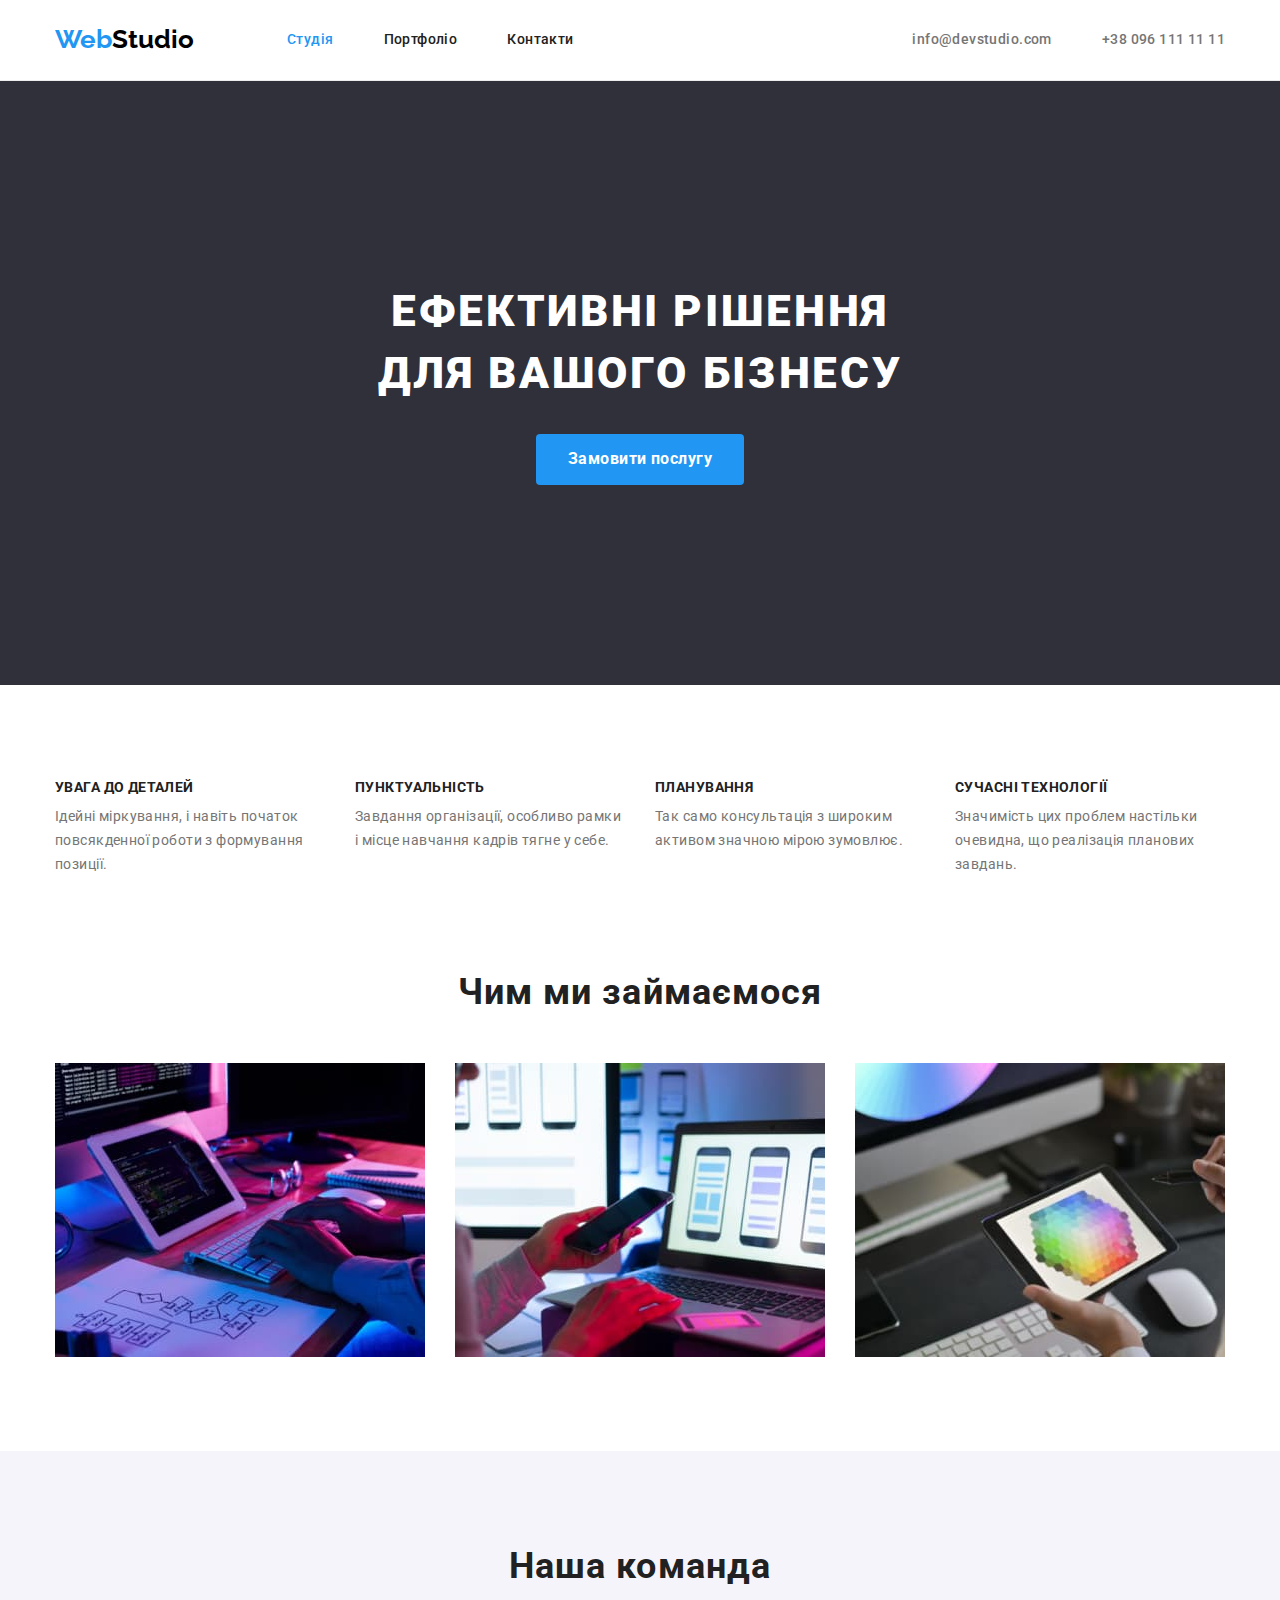
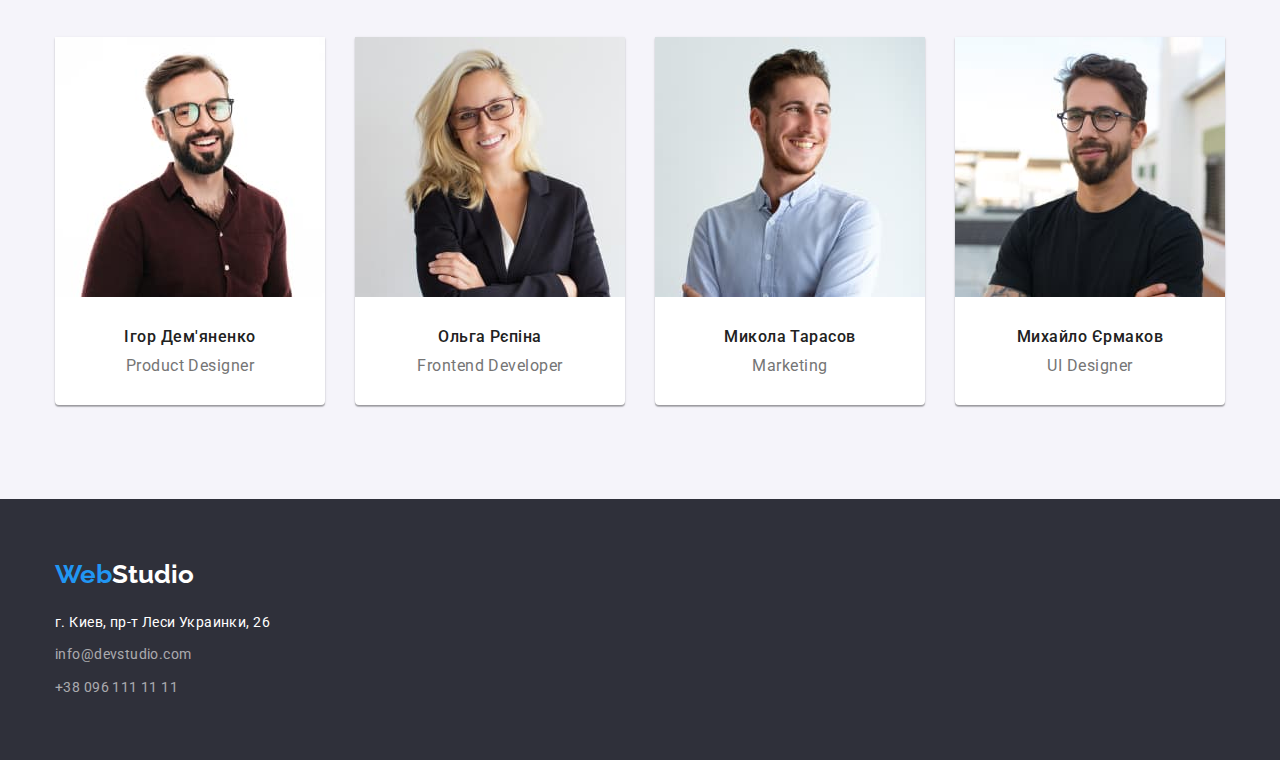
<file: index.html>
<!DOCTYPE html>
<html lang="uk">
  <head>
    <meta charset="UTF-8" />
    <meta http-equiv="X-UA-Compatible" content="IE=edge" />
    <meta name="viewport" content="width=device-width, initial-scale=1.0" />
    <title>Домашнє завдання 3</title>
    <link rel="preconnect" href="https://fonts.googleapis.com" />
    <link rel="preconnect" href="https://fonts.gstatic.com" crossorigin />
    <link
      href="https://fonts.googleapis.com/css2?family=Raleway:wght@700&family=Roboto:wght@400;500;700;900&display=swap"
      rel="stylesheet"
    />
    <link
      rel="stylesheet"
      href="https://cdnjs.cloudflare.com/ajax/libs/modern-normalize/1.1.0/modern-normalize.min.css"
    />
    <link rel="stylesheet" href="css/styles.css" />
  </head>

  <body>
    <!--Header-->
    <header class="page-header">
      <nav class="container main-nav">
        <a class="logo" href="/">
          <span class="logo-accent">Web</span>Studio
        </a>
        <ul class="site-nav list">
          <li class="list-item">
            <a class="nav-link current" href="./index.html">Студія</a>
          </li>
          <li class="list-item">
            <a class="nav-link" href="./portfolio.html">Портфоліо</a>
          </li>
          <li class="list-item">
            <a class="nav-link" href="#">Контакти</a>
          </li>
        </ul>

        <ul class="contact-nav list">
          <li class="list-item">
            <a class="nav-link" href="mailto:info@devstudio.com"
              >info@devstudio.com</a
            >
          </li>
          <li class="list-item">
            <a class="nav-link" href="tel:+380961111111">+38 096 111 11 11</a>
          </li>
        </ul>
      </nav>
    </header>

    <main>
      <!--Hero-->
      <section class="hero-section">
        <div class="container">
          <h1 class="hero-title">Ефективні рішення для вашого бізнесу</h1>
          <button class="hero-button" type="button">Замовити послугу</button>
        </div>
      </section>

      <!--Pluses-->
      <section class="section pluses-section">
        <div class="container">
          <h2 class="section-title" hidden>Переваги</h2>
          <ul class="list pluses-list">
            <li class="plus">
              <h3 class="pluses-title">УВАГА ДО ДЕТАЛЕЙ</h3>
              <p class="pluses-description">
                Ідейні міркування, і навіть початок повсякденної роботи з
                формування позиції.
              </p>
            </li>
            <li class="plus">
              <h3 class="pluses-title">ПУНКТУАЛЬНІСТЬ</h3>
              <p class="pluses-description">
                Завдання організації, особливо рамки і місце навчання кадрів
                тягне у себе.
              </p>
            </li>
            <li class="plus">
              <h3 class="pluses-title">ПЛАНУВАННЯ</h3>
              <p class="pluses-description">
                Так само консультація з широким активом значною мірою зумовлює.
              </p>
            </li>
            <li class="plus">
              <h3 class="pluses-title">СУЧАСНІ ТЕХНОЛОГІЇ</h3>
              <p class="pluses-description">
                Значимість цих проблем настільки очевидна, що реалізація
                планових завдань.
              </p>
            </li>
          </ul>
        </div>
      </section>

      <!--Services-->
      <section class="section">
        <div class="container">
          <h2 class="section-title">Чим ми займаємося</h2>
          <ul class="list list-services">
            <li class="service">
              <img
                class="img-services"
                src="./images/box-1.jpg"
                alt="Клавіатура з монітором"
                width="370"
              />
            </li>
            <li class="service">
              <img
                class="img-services"
                src="./images/box-2.jpg"
                alt="Смартфон і ноутбук"
                width="370"
              />
            </li>
            <li class="service">
              <img
                class="img-services"
                src="./images/box-3.jpg"
                alt="Планшет"
                width="370"
              />
            </li>
          </ul>
        </div>
      </section>

      <!--Team-->
      <section class="section team-section">
        <div class="container">
          <h2 class="section-title">Наша команда</h2>
          <ul class="list team-list">
            <li class="person">
              <img
                class="team-img"
                src="./images/img.jpg"
                alt="Хлопець в окулярах і коричневій сорочці"
                width="270"
              />
              <div class="team-info">
                <h3 class="team-name">Ігор Дем'яненко</h3>
                <p class="position" lang="en">Product Designer</p>
              </div>
            </li>
            <li class="person">
              <img
                class="team-img"
                src="./images/img-1.jpg"
                alt="Дівчина в окулярах"
                width="270"
              />
              <div class="team-info">
                <h3 class="team-name">Ольга Рєпіна</h3>
                <p class="position" lang="en">Frontend Developer</p>
              </div>
            </li>
            <li class="person">
              <img
                class="team-img"
                src="./images/img-2.jpg"
                alt="Хлопець в блакитній сорочці"
                width="270"
              />
              <div class="team-info">
                <h3 class="team-name">Микола Тарасов</h3>
                <p class="position" lang="en">Marketing</p>
              </div>
            </li>
            <li class="person">
              <img
                class="team-img"
                src="./images/img-3.jpg"
                alt="Хлопець в окулярах і чорній футболці"
                width="270"
              />
              <div class="team-info">
                <h3 class="team-name">Михайло Єрмаков</h3>
                <p class="position" lang="en">UI Designer</p>
              </div>
            </li>
          </ul>
        </div>
      </section>
    </main>

    <!--Футер-->
    <footer class="footer">
      <div class="container">
        <a class="logo-footer" href="/">
          <span class="logo-accent">Web</span
          ><span class="logo-white">Studio</span></a
        >
        <address>
          <ul class="list">
            <li>
              <a
                class="link-address"
                href="https://goo.gl/maps/CPtrU1FHBa2aNyZL9"
                target="_blank"
                rel="noopener noreferrer nofollow"
                >г. Киев, пр-т Леси Украинки, 26</a
              >
            </li>
            <li>
              <a class="link-email" href="mailto:info@devstudio.com" lang="en"
                >info@devstudio.com</a
              >
            </li>
            <li>
              <a class="link-phone" href="tel:+380961111111"
                >+38 096 111 11 11</a
              >
            </li>
          </ul>
        </address>
      </div>
    </footer>
  </body>
</html>
</file>
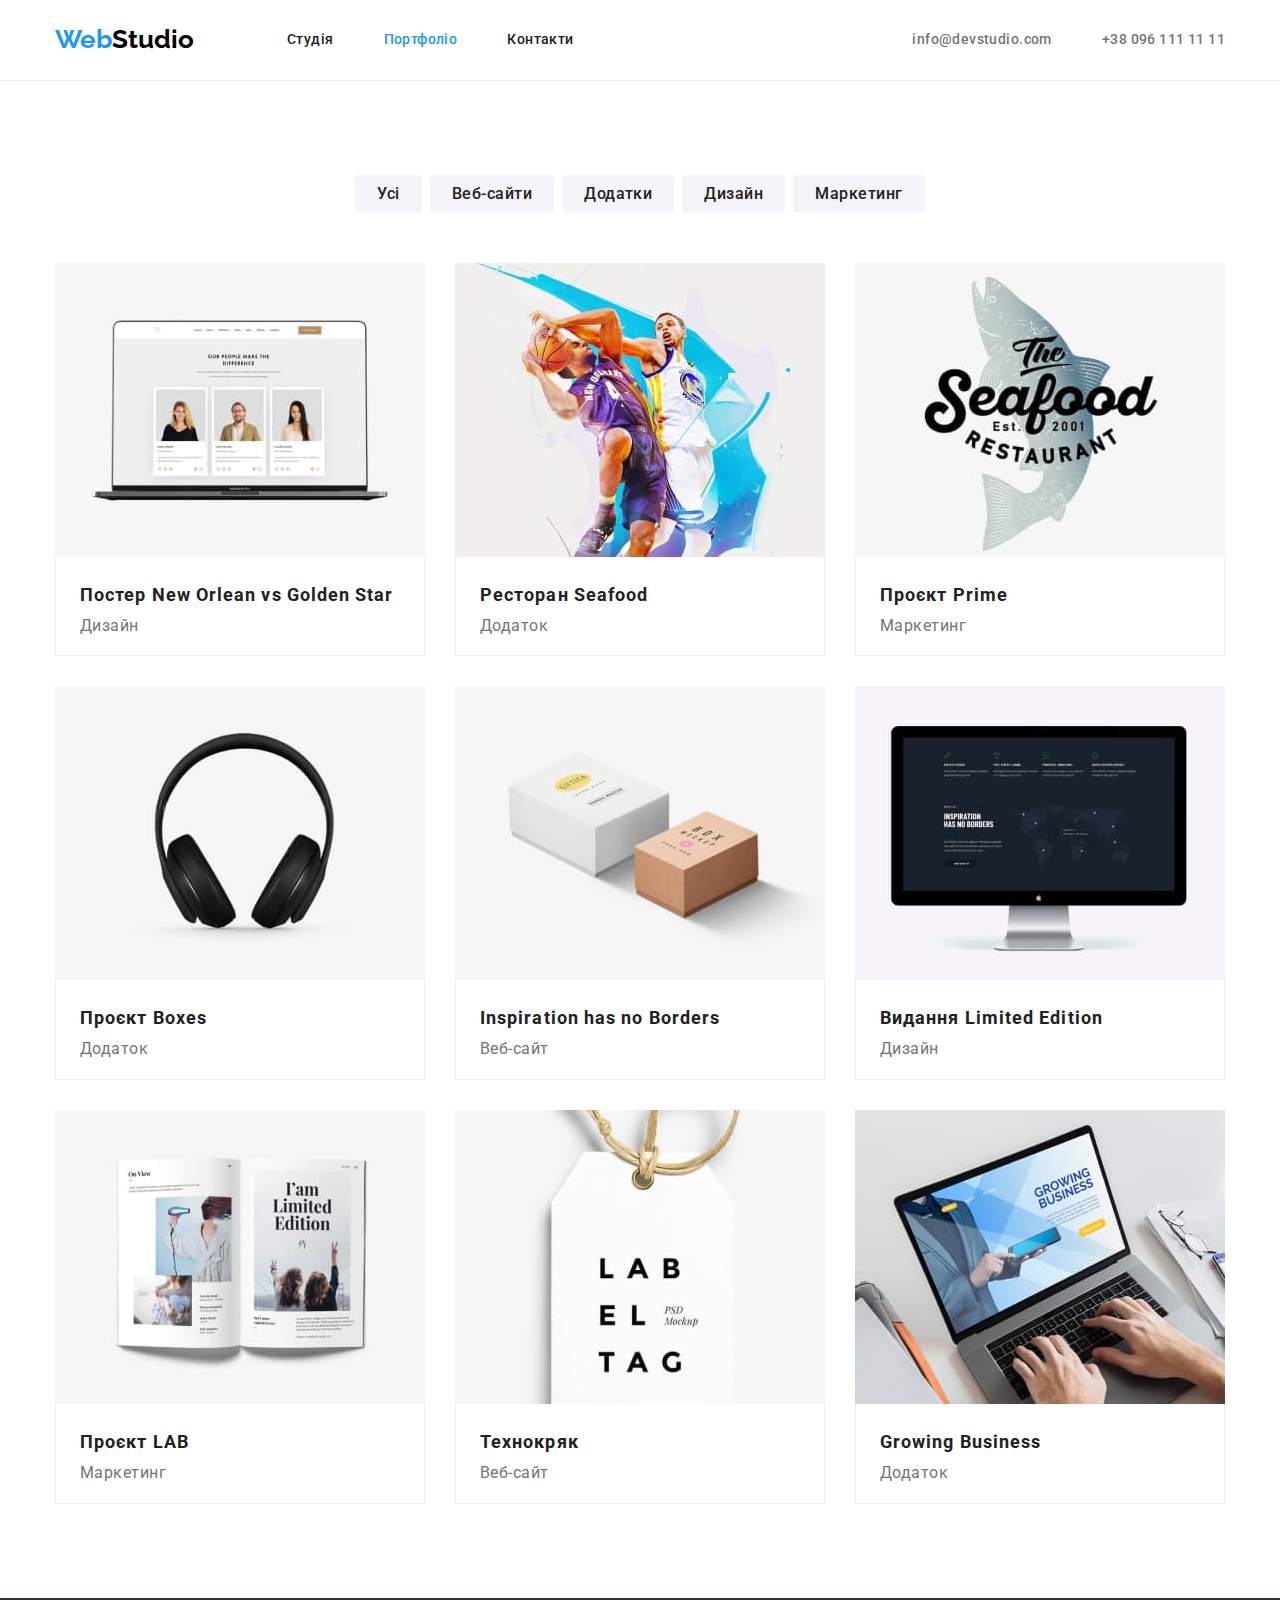
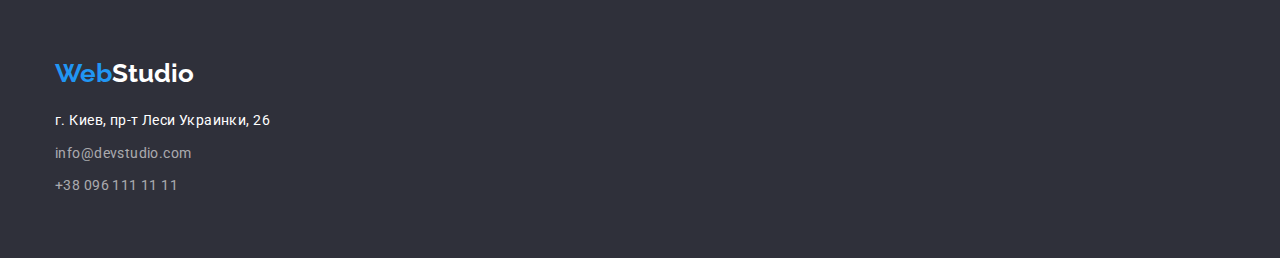
<file: portfolio.html>
<!DOCTYPE html>
<html lang="uk">
  <head>
    <meta charset="UTF-8" />
    <meta http-equiv="X-UA-Compatible" content="IE=edge" />
    <meta name="viewport" content="width=device-width, initial-scale=1.0" />
    <title>Домашнє завдання 3</title>
    <link rel="preconnect" href="https://fonts.googleapis.com" />
    <link rel="preconnect" href="https://fonts.gstatic.com" crossorigin />
    <link
      href="https://fonts.googleapis.com/css2?family=Raleway:wght@700&family=Roboto:wght@400;500;700;900&display=swap"
      rel="stylesheet"
    />
    <link
      rel="stylesheet"
      href="https://cdnjs.cloudflare.com/ajax/libs/modern-normalize/1.1.0/modern-normalize.min.css"
    />
    <link rel="stylesheet" href="css/styles.css" />
  </head>

  <body>
    <!--Хедер-->
    <header class="page-header">
      <nav class="container main-nav">
        <a class="logo" href="/">
          <span class="logo-accent" lang="en">Web</span>Studio
        </a>
        <ul class="site-nav list">
          <li class="list-item">
            <a class="nav-link" href="./index.html">Студія</a>
          </li>
          <li class="list-item">
            <a class="nav-link current" href="./portfolio.html">Портфоліо</a>
          </li>
          <li class="list-item">
            <a class="nav-link" href="#">Контакти</a>
          </li>
        </ul>

        <ul class="contact-nav list">
          <li class="list-item">
            <a class="nav-link" href="mailto:info@devstudio.com"
              >info@devstudio.com</a
            >
          </li>
          <li class="list-item">
            <a class="nav-link" href="tel:+380961111111">+38 096 111 11 11</a>
          </li>
        </ul>
      </nav>
    </header>

    <main>
      <!--Works-->
      <section class="section">
        <div class="container">
          <h1 hidden>Наші роботи</h1>
          <ul class="list btn-list">
            <li class="item">
              <button class="button" type="button">Усі</button>
            </li>
            <li class="item">
              <button class="button" type="button">Веб-сайти</button>
            </li>
            <li class="item">
              <button class="button" type="button">Додатки</button>
            </li>
            <li class="item">
              <button class="button" type="button">Дизайн</button>
            </li>
            <li class="item">
              <button class="button" type="button">Маркетинг</button>
            </li>
          </ul>

          <ul class="list work-list">
            <li class="work">
              <img
                class="work-img"
                src="./images/img-2-1.jpg"
                alt="Монітор -ноутбука-з-трьома картками"
                width="370"
              />
              <div class="work-info">
                <h2 class="work-title">
                  Постер <span lang="en">New Orlean vs Golden Star</span>
                </h2>
                <p class="work-kind">Дизайн</p>
              </div>
            </li>
            <li class="work">
              <img
                class="work-img"
                src="./images/img-2-2.jpg"
                alt="Два-баскітболісти-з-м'ячем"
                width="370"
              />
              <div class="work-info">
                <h2 class="work-title">
                  Ресторан <span lang="en">Seafood</span>
                </h2>
                <p class="work-kind">Додаток</p>
              </div>
            </li>

            <li class="work">
              <img
                class="work-img"
                src="./images/img-2-3.jpg"
                alt="Логотип-ресторану"
                width="370"
              />
              <div class="work-info">
                <h2 class="work-title">Проєкт <span lang="en">Prime</span></h2>
                <p class="work-kind">Маркетинг</p>
              </div>
            </li>
            <li class="work">
              <img
                class="work-img"
                src="./images/img-2-4.jpg"
                alt="Навушники"
                width="370"
              />
              <div class="work-info">
                <h2 class="work-title">Проєкт <span lang="en">Boxes</span></h2>
                <p class="work-kind">Додаток</p>
              </div>
            </li>
            <li class="work">
              <img
                class="work-img"
                src="./images/img-2-5.jpg"
                alt="Дві-подарункові-коробки"
                width="370"
              />
              <div class="work-info">
                <h2 class="work-title" lang="en">Inspiration has no Borders</h2>
                <p class="work-kind">Веб-сайт</p>
              </div>
            </li>
            <li class="work">
              <img
                class="work-img"
                src="./images/img-2-6.jpg"
                alt="Монітор-комп'ютера"
                width="370"
              />
              <div class="work-info">
                <h2 class="work-title">
                  Видання <span lang="en">Limited Edition</span>
                </h2>
                <p class="work-kind">Дизайн</p>
              </div>
            </li>
            <li class="work">
              <img
                class="work-img"
                src="./images/img-2-7.jpg"
                alt="Розкрита-книжка"
                width="370"
              />
              <div class="work-info">
                <h2 class="work-title">Проєкт <span lang="en">LAB</span></h2>
                <p class="work-kind">Маркетинг</p>
              </div>
            </li>
            <li class="work">
              <img
                class="work-img"
                src="./images/img-2-8.jpg"
                alt="Лейбл"
                width="370"
              />
              <div class="work-info">
                <h2 class="work-title">Технокряк</h2>
                <p class="work-kind">Веб-сайт</p>
              </div>
            </li>
            <li class="work">
              <img
                class="work-img"
                src="./images/img-2-9.jpg"
                alt="Ноутбук-з-руками-на-клавіатурі"
                width="370"
              />
              <div class="work-info">
                <h2 class="work-title" lang="en">Growing Business</h2>
                <p class="work-kind">Додаток</p>
              </div>
            </li>
          </ul>
        </div>
      </section>
    </main>

    <!--Футер-->
    <footer class="footer">
      <div class="container">
        <a class="logo-footer" href="/">
          <span class="logo-accent" lang="en">Web</span
          ><span class="logo-white" lang="en">Studio</span></a
        >
        <address>
          <ul class="list">
            <li>
              <a
                class="link-address"
                href="https://goo.gl/maps/CPtrU1FHBa2aNyZL9"
                target="_blank"
                rel="noopener noreferrer nofollow"
                >г. Киев, пр-т Леси Украинки, 26</a
              >
            </li>
            <li>
              <a class="link-email" href="mailto:info@devstudio.com" lang="en"
                >info@devstudio.com</a
              >
            </li>
            <li>
              <a class="link-phone" href="tel:+380961111111"
                >+38 096 111 11 11</a
              >
            </li>
          </ul>
        </address>
      </div>
    </footer>
  </body>
</html>
</file>
<file: css/styles.css>
html {
    box-sizing: border-box;
}

*,
*::before,
*::after {
    box-sizing: inherit;
}

:root {
    --primary-text-color: #212121;
    --secondary-text-color: #757575;
    --accent-color: #2196F3;
    --primary-bg-color:#ffff;
    --secondary-bg-color: #F5F4FA;
    --footer-color: #2F303A;
    --logo-color: #000000;
    --btn-hover: #188CE8;
}
body {
    color: var(--primary-text-color);
    font-family: Roboto, sans-serif;
    margin: 0px;
}

.list {
    list-style: none;
    padding-left: 0;
    margin: 0;
}

.container {
    width: 1200px;
    margin-left: auto;
    margin-right: auto;
    padding: 0 15px;
}

.section {
    padding-top: 94px;
    padding-bottom: 94px;
}

/* Header */
.logo,
.logo-footer {
    text-decoration: none;
    font-family: Raleway, sans-serif;
    font-size: 26px;
    font-weight: 700;
    line-height: 1.2;
    color: var(--logo-color);
}
.logo-footer {
        display: inline-block;
        margin-bottom: 20px;
}
.logo-accent{
    color: var(--accent-color);
}

.main-nav {
    align-items: center;
}

.contact-nav {
    margin-left: auto;
}

.site-nav {
    margin-left: 93px;
    display: block;
}

.site-nav,
.contact-nav,
.main-nav{
    display: flex;
}

.page-header {
    border-bottom: 1px solid rgba(236, 236, 236, 1);
}

.site-nav .list-item + .list-item,
.contact-nav .list-item + .list-item {
    margin-left: 50px;
}
.nav-link {
    font-size: 14px;
    font-weight: 500;
    line-height: 1.14;
    letter-spacing: 0.03em;
    color: var(--primary-text-color);
    text-decoration: none;
    padding-top: 32px;
    padding-bottom: 32px;
    display: block;
}

.contact-nav .nav-link {
    color: var(--secondary-text-color);
}

.current {
    color: var(--accent-color);
}

.nav-link:hover,
.nav-link:focus,
.link-email:hover,
.link-email:focus,
.link-phone:hover,
.link-phone:focus,
.link-address:hover,
.link-address:focus {
    color: var(--accent-color);
}
/* End Header */

/*Hero Section*/
.hero-section {
    background-color: var(--footer-color);
    padding: 200px 0;
    text-align: center;
}

.hero-title {
    font-weight: 900;
    font-size: 44px;
    line-height: 1.4;
    letter-spacing: 0.06em;
    text-transform: uppercase;
    color: #fff;
    margin: 0 auto 30px;
    width: 696px;
}

.hero-button { 
    color: #fff;
    background: var(--accent-color);
    font-family:inherit;
    font-size: 16px;
    font-weight: 700;
    line-height: 1.9;
    letter-spacing: 0.03em;
    border: 0;
    border-radius: 4px; 
    padding: 10px 32px;
    cursor: pointer; 
    display: block;
    margin: 0 auto;   
}

.hero-button:hover,
.hero-button:focus {
    box-shadow: 0px 4px 4px rgba(0, 0, 0, 0.15);
    border-radius: 4px;
    background: var(--btn-hover);
}

/* End Hero Section*/

/* Pluses */
.pluses-section {
    padding-bottom: 0;
}
.pluses-title {
    font-weight: 700;
    font-size: 14px;
    line-height: 1.2;
    letter-spacing: 0.03em;
    text-transform: uppercase;
    margin: 0 0 10px;
}   
.pluses-description {
    font-size: 14px;
    line-height: 1.7;
    letter-spacing: 0.03em;
    color: var(--secondary-text-color);
    margin: 0;
}

.pluses-list,
.list-services,
.team-list,
.work-list {
    display: flex;
    flex-wrap: wrap;
    gap: 30px;
}

.plus {
    flex-basis: calc((100% - 90px) / 4);
}
/* 

/*End Pluses */

.section-title {
    font-size: 36px;
    font-weight: 700;
    line-height: 1.17;
    letter-spacing: 0.03em;
    text-align: center;
    margin: 0 0 50px;
}

/* Team */
.team-name {
    font-size: 16px;
    font-weight: 500;
    line-height: 1.2;
    letter-spacing: 0.03em;
    text-align: center;
    margin: 0 0 10px;
}

.team-img {
    display: block;
}

.img-services {
    display: block;
}

.position {
    text-align: center;
    color: var(--secondary-text-color);
    font-size: 16px;
    line-height: 1.2;
    letter-spacing: 0.03em;
    margin: 0;
}

.team-info {
    padding: 30px 20px;
}
/* End Team */
.team-section {
    background-color: var(--secondary-bg-color);
    padding-top: 94px;
    padding-bottom: 94px;
}

.person {
    background: var(--primary-bg-color);
    box-shadow: 0px 1px 3px rgba(0, 0, 0, 0.12), 0px 1px 1px rgba(0, 0, 0, 0.14), 0px 2px 1px rgba(0, 0, 0, 0.2);
    border-radius: 0px 0px 4px 4px;
    flex-basis: calc((100% - 90px) / 4);
}

/* Footer */
.logo-white {
    color: #fff;   
}

.footer {
    background-color: var(--footer-color);
    padding: 60px 0;
}

.link-email,
.link-phone {
    font-size: 14px;
    line-height: 1.7;
    letter-spacing: 0.03em;
    font-style: normal;
    color: rgba(255, 255, 255, 0.6);
    text-decoration: none;
    display: inline-block;
}

.link-email{
    margin-bottom: 9px;
}

.link-address {
    font-size: 14px;
    line-height: 1.7;
    letter-spacing: 0.03em;
    font-style: normal;
    color: #ffff;
    text-decoration: none;
    display: inline-block;
    margin-bottom: 9px;
}
/* End Footer */

/* Portfolio */
/* Works */
.work-title {
    font-size: 18px;
    font-weight: 700;
    line-height: 2;
    letter-spacing: 0.06em;
    margin: 0 0 4px;
}

.work-kind {
    color: var(--secondary-text-color);
    font-size: 16px;
    line-height: 1.17;
    letter-spacing: 0.03em;
    margin: 0;
}

.work-img {
    display: block;
}

.work {
    background: var(--primary-bg-color);
    flex-basis: calc((100% - 60px) / 3);
    }

.work-info {
    border-bottom: 1px solid rgba(238, 238, 238, 1);
    border-left: 1px solid rgba(238, 238, 238, 1);
    border-right: 1px solid rgba(238, 238, 238, 1);
    padding: 20px 24px;
    }

.btn-list {
    display: flex;
    justify-content: center;
    margin-bottom: 50px;
}

.button {
    font-family: inherit;
    font-size: 16px;
    font-weight: 500;
    line-height: 1.6;
    letter-spacing: 0.03em;
    color: var(--primary-text-color);
    background: var(--secondary-bg-color);
    border: 0;
    border-radius: 4px;
    padding: 6px 22px;
    cursor: pointer;
}

.button:hover,
.button:focus {
    color: #fff;
    background: var(--accent-color);
    box-shadow: 0px 3px 1px rgba(0, 0, 0, 0.1), 0px 1px 2px rgba(0, 0, 0, 0.08), 0px 2px 2px rgba(0, 0, 0, 0.12);
}

.btn-list .item +.item {
    margin-left: 8px;
}
/* End Portfolio */

/* .site-nav .item:not(:last-child){
    margin-right: 50px;
} */
</file>
